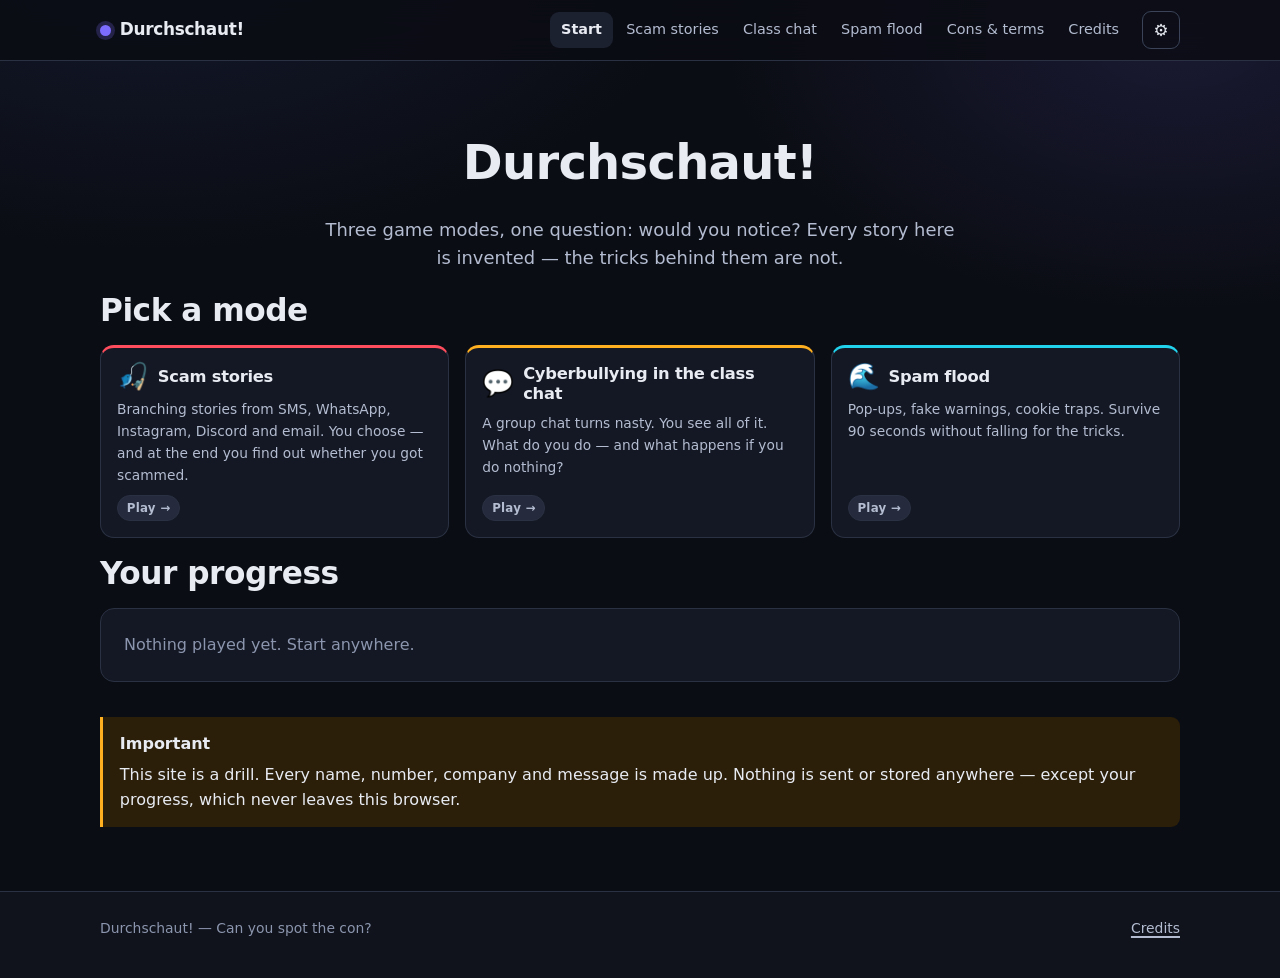
<file: index.html>
<!doctype html>
<html lang="de" data-theme="dark">
<head>
<meta charset="utf-8">
<meta name="viewport" content="width=device-width, initial-scale=1">
<title>Durchschaut! — Scam, Cybermobbing & Spam zum Selberspielen</title>
<meta name="description" content="Drei Spielmodi zu Online-Betrug, Cybermobbing im Klassenchat und Spam. Zweisprachig, ohne Tracking, direkt im Browser.">
<meta name="color-scheme" content="dark light">
<link rel="stylesheet" href="./assets/css/base.css">
<link rel="icon" href="data:image/svg+xml,<svg xmlns='http://www.w3.org/2000/svg' viewBox='0 0 64 64'><text y='52' font-size='52'>🕵️</text></svg>">
<script>
/* Gespeicherte Darstellung setzen, bevor die Seite gezeichnet wird. */
try{var s=JSON.parse(localStorage.getItem('durchschaut.v1')||'{}');
if(s.theme)document.documentElement.dataset.theme=s.theme;
if(s.motion)document.documentElement.dataset.motion=s.motion;
if(s.lang)document.documentElement.lang=s.lang;}catch(e){}
</script>
</head>
<body>
<a class="skip-link" href="#main" data-i18n="nav.skip">Zum Hauptinhalt springen</a>

<header class="site-header">
  <div class="wrap bar">
    <a class="brand" href="./index.html"><span class="dot" aria-hidden="true"></span>Durchschaut!</a>
    <nav class="nav" aria-label="Hauptnavigation">
      <a href="./index.html"       data-page="home"    data-i18n="nav.home">Start</a>
      <a href="./scam.html"        data-page="scam"    data-i18n="nav.scam">Scam-Storys</a>
      <a href="./klassenchat.html" data-page="chat"    data-i18n="nav.chat">Klassenchat</a>
      <a href="./spam.html"        data-page="spam"    data-i18n="nav.spam">Spam-Flut</a>
      <a href="./maschen.html"     data-page="tactics" data-i18n="nav.tactics">Maschen &amp; Begriffe</a>
      <a href="./credits.html"     data-page="credits" data-i18n="nav.credits">Credits</a>
    </nav>
    <button class="btn btn-icon btn-ghost settings-btn" type="button" data-open-settings
            data-i18n-attr="aria-label:nav.settings; title:nav.settings">⚙</button>
  </div>
</header>

<main id="main">
  <div class="wrap stack" style="--gap:2.2rem">

    <section class="stack" style="--gap:.9rem;text-align:center;padding-block:1.5rem 0">
      <h1>Durchschaut!</h1>
      <p style="font-size:1.12rem;color:var(--text-dim);max-width:56ch;margin-inline:auto"
         data-i18n="home.intro">Drei Spielmodi, eine Frage: Würdest du es merken?</p>
    </section>

    <section class="stack" style="--gap:1rem">
      <h2 data-i18n="home.modes">Wähle einen Modus</h2>
      <div class="grid grid-modes" id="modes"></div>
    </section>

    <section class="stack" style="--gap:1rem">
      <h2 data-i18n="home.progress">Dein Fortschritt</h2>
      <div class="card" id="progress"></div>
    </section>

    <section>
      <div class="note note-warn">
        <strong data-i18n="home.disclaimerTitle">Wichtig</strong>
        <p style="margin:.35rem 0 0" data-i18n="home.disclaimer"></p>
      </div>
    </section>

  </div>
</main>

<footer class="site-footer">
  <div class="wrap bar">
    <span>Durchschaut! — <span data-i18n="brand.tagline">Erkennst du die Masche?</span></span>
    <span style="margin-left:auto"><a href="./credits.html" data-i18n="nav.credits">Credits</a></span>
  </div>
</footer>

<script type="module" src="./assets/js/pages/home.js"></script>
</body>
</html>
</file>
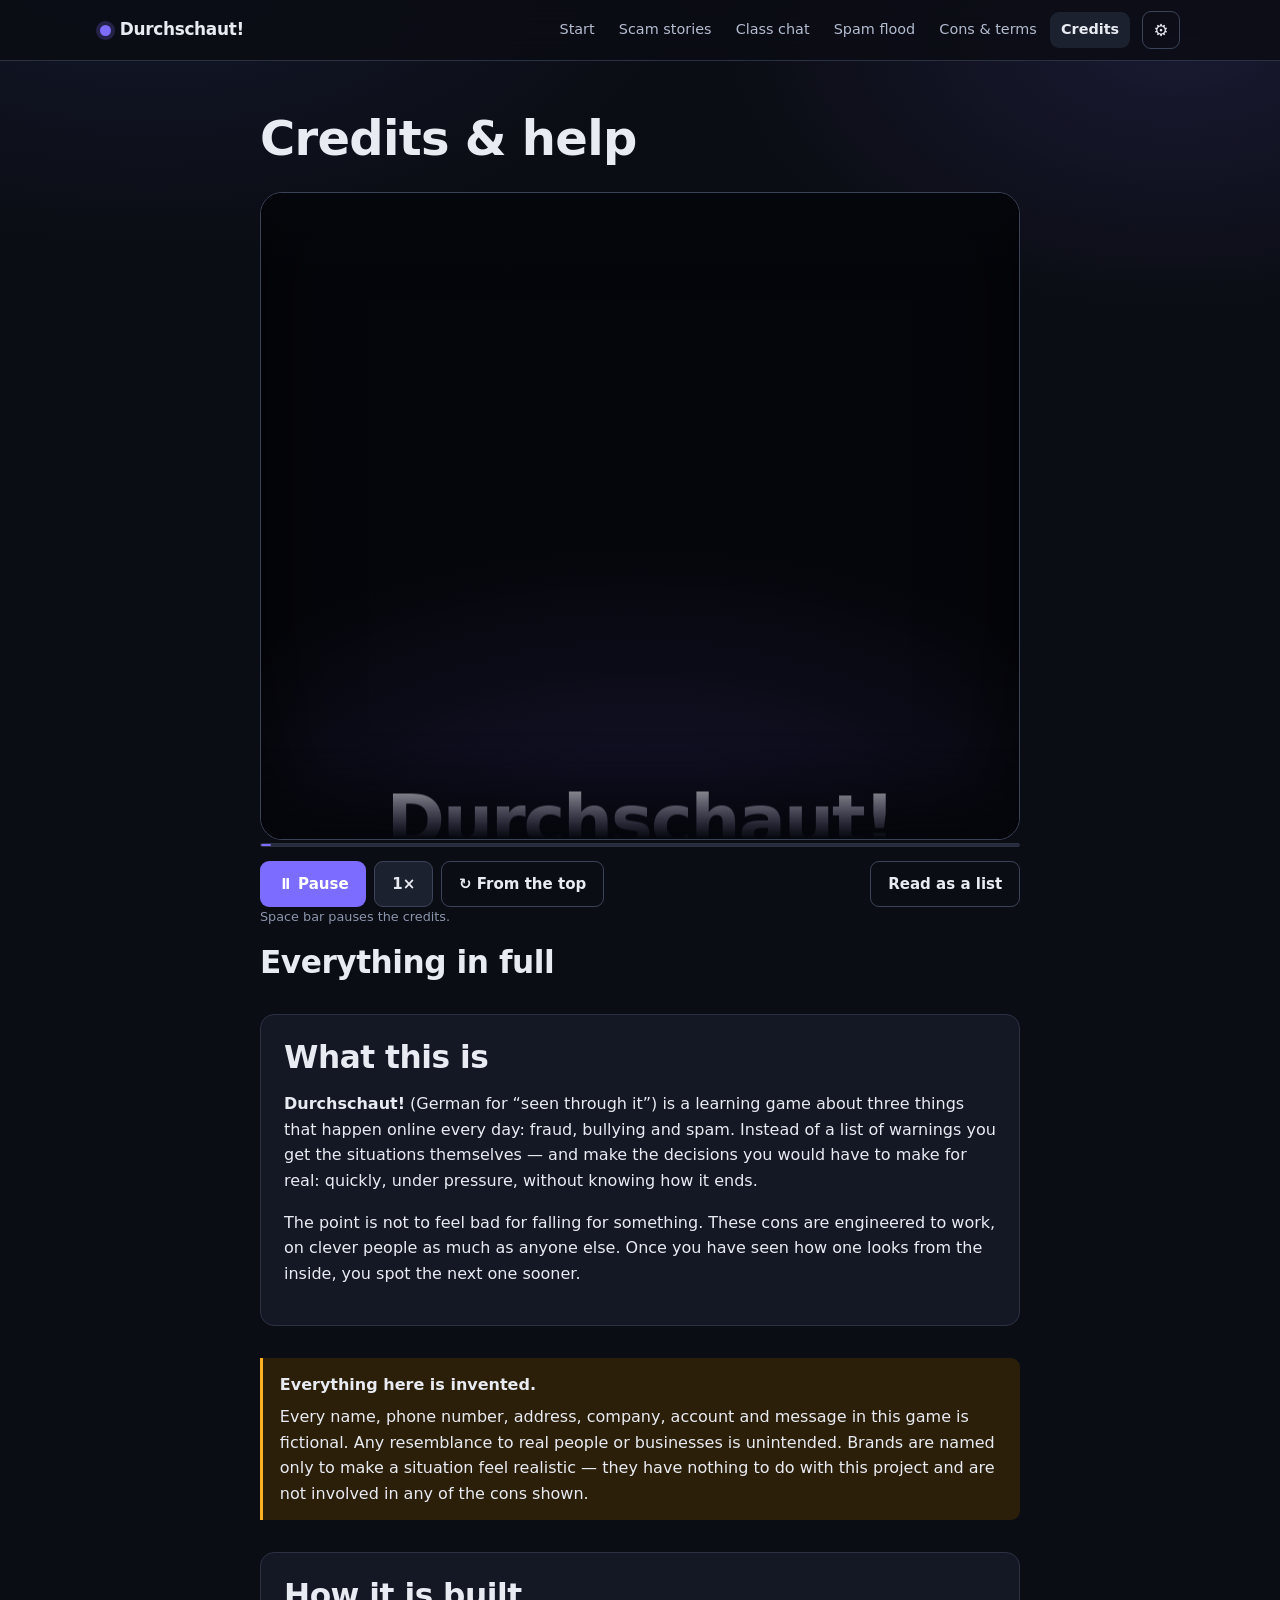
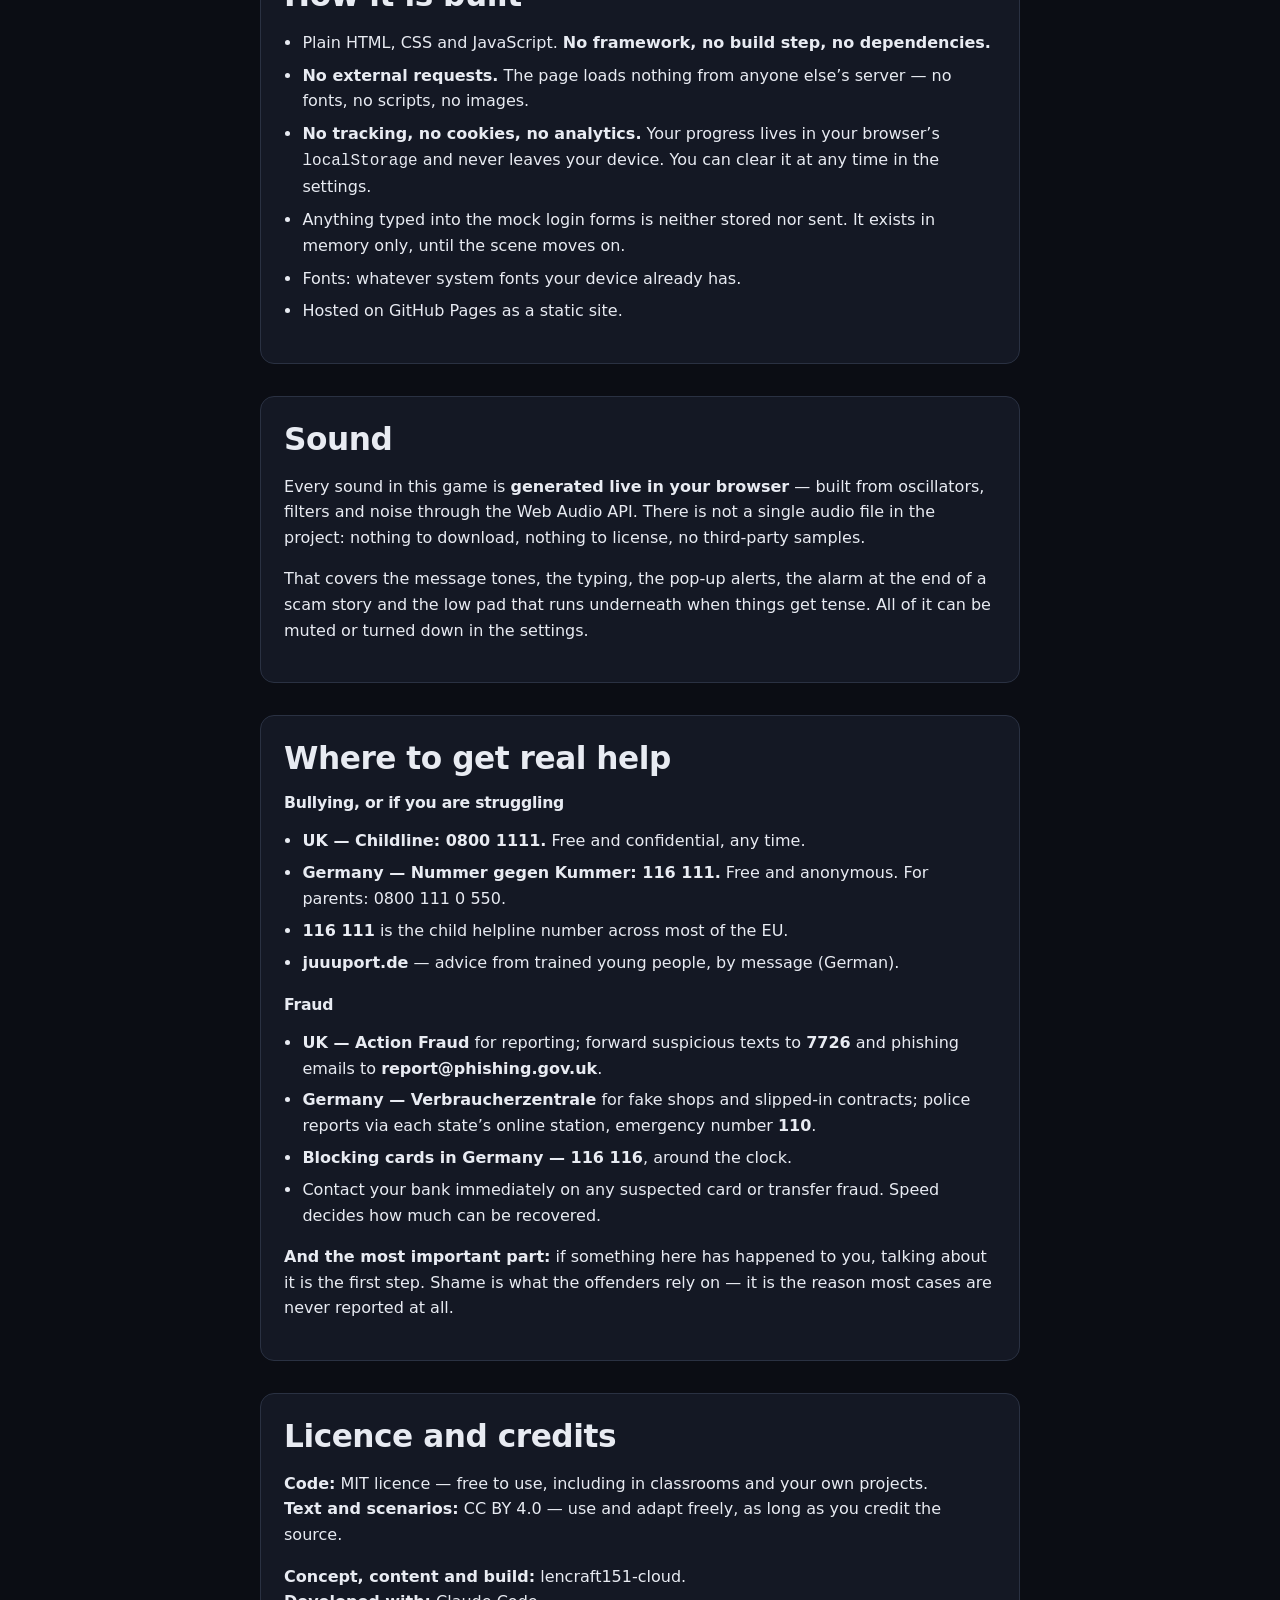
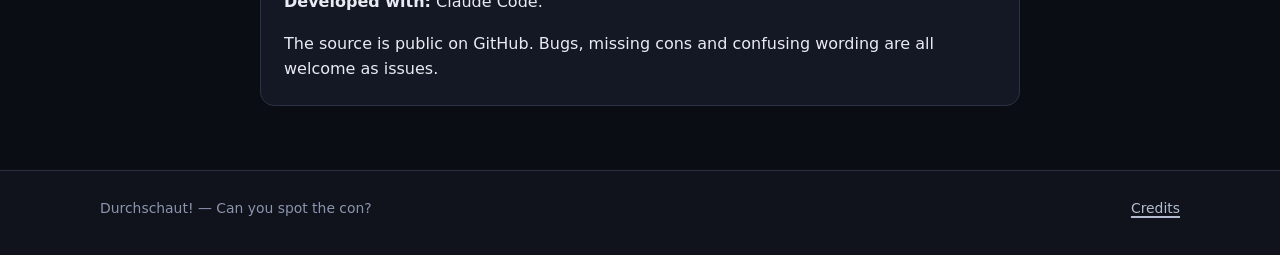
<file: credits.html>
<!doctype html>
<html lang="de" data-theme="dark">
<head>
<meta charset="utf-8">
<meta name="viewport" content="width=device-width, initial-scale=1">
<title>Credits & Hilfe — Durchschaut!</title>
<meta name="description" content="Woher die Inhalte kommen, wie der Ton entsteht, wo es echte Hilfe gibt - und unter welcher Lizenz das Projekt steht.">
<meta name="color-scheme" content="dark light">
<link rel="stylesheet" href="./assets/css/base.css">
<link rel="stylesheet" href="./assets/css/credits.css">
<link rel="icon" href="data:image/svg+xml,<svg xmlns='http://www.w3.org/2000/svg' viewBox='0 0 64 64'><text y='52' font-size='52'>🕵️</text></svg>">
<script>
/* Gespeicherte Darstellung setzen, bevor die Seite gezeichnet wird. */
try{var s=JSON.parse(localStorage.getItem('durchschaut.v1')||'{}');
if(s.theme)document.documentElement.dataset.theme=s.theme;
if(s.motion)document.documentElement.dataset.motion=s.motion;
if(s.lang)document.documentElement.lang=s.lang;}catch(e){}
</script>
</head>
<body>
<a class="skip-link" href="#main" data-i18n="nav.skip">Zum Hauptinhalt springen</a>

<header class="site-header">
  <div class="wrap bar">
    <a class="brand" href="./index.html"><span class="dot" aria-hidden="true"></span>Durchschaut!</a>
    <nav class="nav" aria-label="Hauptnavigation">
      <a href="./index.html"       data-page="home"    data-i18n="nav.home">Start</a>
      <a href="./scam.html"        data-page="scam"    data-i18n="nav.scam">Scam-Storys</a>
      <a href="./klassenchat.html" data-page="chat"    data-i18n="nav.chat">Klassenchat</a>
      <a href="./spam.html"        data-page="spam"    data-i18n="nav.spam">Spam-Flut</a>
      <a href="./maschen.html"     data-page="tactics" data-i18n="nav.tactics">Maschen &amp; Begriffe</a>
      <a href="./credits.html"     data-page="credits" data-i18n="nav.credits">Credits</a>
    </nav>
    <button class="btn btn-icon btn-ghost settings-btn" type="button" data-open-settings
            data-i18n-attr="aria-label:nav.settings; title:nav.settings">⚙</button>
  </div>
</header>

<main id="main">
<div class="wrap stack" style="--gap:2rem;max-width:760px">

  <h1 data-i18n="credits.title">Credits &amp; Hilfe</h1>

  <!-- ---------- Abspann ---------- -->
  <section class="stack" style="--gap:.55rem">
    <div class="roll-stage" id="rollStage" role="region"
         data-i18n-attr="aria-label:credits.rollLabel">
      <div class="roll-track" id="rollTrack"></div>
    </div>
    <div class="roll-progress"><span id="rollBar"></span></div>
    <div class="roll-controls" id="rollControls"></div>
    <p style="margin:0;font-size:.8rem;color:var(--muted)" data-i18n="credits.rollHint"></p>
  </section>

  <h2 style="margin:1rem 0 0" data-i18n="credits.readAll">Alles zum Nachlesen</h2>

  <!-- ---------- Worum es geht ---------- -->
  <section class="card">
    <div data-lang="de">
      <h2>Worum es hier geht</h2>
      <p><strong>Durchschaut!</strong> ist ein Lernspiel zu drei Dingen, die im Netz jeden Tag
      passieren: Betrug, Mobbing und Spam. Statt einer Liste mit Warnungen bekommst du die
      Situationen selbst — und triffst die Entscheidungen, die man im echten Moment treffen muss:
      schnell, unter Druck, ohne zu wissen, wie es ausgeht.</p>
      <p>Das Ziel ist nicht, sich schlecht zu fühlen, wenn man hereinfällt. Diese Maschen sind
      darauf gebaut, zu funktionieren — bei klugen Menschen genauso wie bei allen anderen. Wer
      einmal gesehen hat, wie sie von innen aussehen, erkennt sie beim nächsten Mal früher.</p>
    </div>
    <div data-lang="en" hidden>
      <h2>What this is</h2>
      <p><strong>Durchschaut!</strong> (German for “seen through it”) is a learning game about three
      things that happen online every day: fraud, bullying and spam. Instead of a list of warnings
      you get the situations themselves — and make the decisions you would have to make for real:
      quickly, under pressure, without knowing how it ends.</p>
      <p>The point is not to feel bad for falling for something. These cons are engineered to work,
      on clever people as much as anyone else. Once you have seen how one looks from the inside,
      you spot the next one sooner.</p>
    </div>
  </section>

  <!-- ---------- Wichtiger Hinweis ---------- -->
  <section>
    <div class="note note-warn">
      <div data-lang="de">
        <strong>Alles hier ist erfunden.</strong>
        <p style="margin:.4rem 0 0">Sämtliche Namen, Telefonnummern, Adressen, Firmen, Konten und
        Nachrichten in diesem Spiel sind frei erfunden. Ähnlichkeiten mit echten Personen oder
        Unternehmen sind nicht beabsichtigt. Genannte Marken dienen nur dazu, eine realistische
        Situation nachzustellen — sie haben mit diesem Projekt nichts zu tun und sind an keiner
        der gezeigten Maschen beteiligt.</p>
      </div>
      <div data-lang="en" hidden>
        <strong>Everything here is invented.</strong>
        <p style="margin:.4rem 0 0">Every name, phone number, address, company, account and message
        in this game is fictional. Any resemblance to real people or businesses is unintended.
        Brands are named only to make a situation feel realistic — they have nothing to do with
        this project and are not involved in any of the cons shown.</p>
      </div>
    </div>
  </section>

  <!-- ---------- Technik ---------- -->
  <section class="card">
    <div data-lang="de">
      <h2>Technik</h2>
      <ul style="padding-left:1.15rem;display:grid;gap:.45rem">
        <li>Reines HTML, CSS und JavaScript. <strong>Kein Framework, kein Build-Schritt,
        keine Abhängigkeiten.</strong></li>
        <li><strong>Keine externen Anfragen.</strong> Die Seite lädt nichts von fremden Servern —
        keine Schriften, keine Skripte, keine Bilder.</li>
        <li><strong>Kein Tracking, keine Cookies, keine Analyse.</strong> Dein Fortschritt liegt im
        <code>localStorage</code> deines Browsers und verlässt dein Gerät nie. In den Einstellungen
        kannst du ihn jederzeit löschen.</li>
        <li>Eingaben in den nachgebauten Log-in-Formularen werden weder gespeichert noch gesendet.
        Sie existieren nur im Arbeitsspeicher, bis das Fenster weitergeht.</li>
        <li>Schriften: die vorinstallierten Systemschriften deines Geräts.</li>
        <li>Gehostet auf GitHub Pages als statische Seite.</li>
      </ul>
    </div>
    <div data-lang="en" hidden>
      <h2>How it is built</h2>
      <ul style="padding-left:1.15rem;display:grid;gap:.45rem">
        <li>Plain HTML, CSS and JavaScript. <strong>No framework, no build step,
        no dependencies.</strong></li>
        <li><strong>No external requests.</strong> The page loads nothing from anyone else’s
        server — no fonts, no scripts, no images.</li>
        <li><strong>No tracking, no cookies, no analytics.</strong> Your progress lives in your
        browser’s <code>localStorage</code> and never leaves your device. You can clear it at any
        time in the settings.</li>
        <li>Anything typed into the mock login forms is neither stored nor sent. It exists in
        memory only, until the scene moves on.</li>
        <li>Fonts: whatever system fonts your device already has.</li>
        <li>Hosted on GitHub Pages as a static site.</li>
      </ul>
    </div>
  </section>

  <!-- ---------- Ton ---------- -->
  <section class="card">
    <div data-lang="de">
      <h2>Ton</h2>
      <p>Jedes Geräusch in diesem Spiel wird <strong>live im Browser erzeugt</strong> — mit der
      Web Audio API aus Oszillatoren, Filtern und Rauschen. Es gibt keine einzige Audiodatei im
      Projekt: nichts nachzuladen, nichts zu lizenzieren, keine fremden Samples.</p>
      <p>Das umfasst die Nachrichtentöne, das Tippen, die Popup-Signale, den Alarm am Ende einer
      Scam-Story und den tiefen Flächenklang, der im Hintergrund läuft, wenn es eng wird. Alles
      lässt sich in den Einstellungen abschalten oder leiser stellen.</p>
    </div>
    <div data-lang="en" hidden>
      <h2>Sound</h2>
      <p>Every sound in this game is <strong>generated live in your browser</strong> — built from
      oscillators, filters and noise through the Web Audio API. There is not a single audio file in
      the project: nothing to download, nothing to license, no third-party samples.</p>
      <p>That covers the message tones, the typing, the pop-up alerts, the alarm at the end of a
      scam story and the low pad that runs underneath when things get tense. All of it can be muted
      or turned down in the settings.</p>
    </div>
  </section>

  <!-- ---------- Hilfe ---------- -->
  <section class="card">
    <div data-lang="de">
      <h2>Wo es echte Hilfe gibt</h2>
      <h3 style="font-size:.98rem;margin-top:1rem">Bei Mobbing und wenn es dir schlecht geht</h3>
      <ul style="padding-left:1.15rem;display:grid;gap:.4rem">
        <li><strong>Nummer gegen Kummer — 116 111.</strong> Kostenlos und anonym, Mo–Sa 14–20 Uhr.
        Für Eltern: 0800 111 0 550.</li>
        <li><strong>juuuport.de</strong> — Beratung von geschulten Jugendlichen, per Nachricht.</li>
        <li><strong>klicksafe.de</strong> — Material für Betroffene, Eltern und Lehrkräfte.</li>
        <li><strong>Telefonseelsorge — 0800 111 0 111.</strong> Rund um die Uhr.</li>
      </ul>
      <h3 style="font-size:.98rem;margin-top:1.2rem">Bei Betrug</h3>
      <ul style="padding-left:1.15rem;display:grid;gap:.4rem">
        <li><strong>Verbraucherzentrale</strong> — Beratung zu Fake-Shops, Abo-Fallen und
        untergeschobenen Verträgen; dazu ein laufend aktualisierter Phishing-Radar.</li>
        <li><strong>Polizei</strong> — Anzeige online über die Internetwache deines Bundeslandes
        oder auf jeder Wache. <strong>Notruf 110.</strong></li>
        <li><strong>Karten sperren — 116 116.</strong> Sperr-Notruf für Bank- und Kreditkarten,
        rund um die Uhr.</li>
        <li><strong>BSI</strong> — Bundesamt für Sicherheit in der Informationstechnik, mit
        verständlichen Anleitungen für Privatleute.</li>
      </ul>
      <p style="margin-top:1rem"><strong>Und das Wichtigste:</strong> Wenn dich etwas davon
      erwischt hat, ist Reden der erste Schritt. Scham ist das, worauf die Täter setzen — sie ist
      der Grund, warum die meisten Fälle nie gemeldet werden.</p>
    </div>
    <div data-lang="en" hidden>
      <h2>Where to get real help</h2>
      <h3 style="font-size:.98rem;margin-top:1rem">Bullying, or if you are struggling</h3>
      <ul style="padding-left:1.15rem;display:grid;gap:.4rem">
        <li><strong>UK — Childline: 0800 1111.</strong> Free and confidential, any time.</li>
        <li><strong>Germany — Nummer gegen Kummer: 116 111.</strong> Free and anonymous.
        For parents: 0800 111 0 550.</li>
        <li><strong>116 111</strong> is the child helpline number across most of the EU.</li>
        <li><strong>juuuport.de</strong> — advice from trained young people, by message (German).</li>
      </ul>
      <h3 style="font-size:.98rem;margin-top:1.2rem">Fraud</h3>
      <ul style="padding-left:1.15rem;display:grid;gap:.4rem">
        <li><strong>UK — Action Fraud</strong> for reporting; forward suspicious texts to
        <strong>7726</strong> and phishing emails to <strong>report@phishing.gov.uk</strong>.</li>
        <li><strong>Germany — Verbraucherzentrale</strong> for fake shops and slipped-in contracts;
        police reports via each state’s online station, emergency number <strong>110</strong>.</li>
        <li><strong>Blocking cards in Germany — 116 116</strong>, around the clock.</li>
        <li>Contact your bank immediately on any suspected card or transfer fraud. Speed decides
        how much can be recovered.</li>
      </ul>
      <p style="margin-top:1rem"><strong>And the most important part:</strong> if something here has
      happened to you, talking about it is the first step. Shame is what the offenders rely on — it
      is the reason most cases are never reported at all.</p>
    </div>
  </section>

  <!-- ---------- Lizenz ---------- -->
  <section class="card">
    <div data-lang="de">
      <h2>Lizenz und Mitwirkende</h2>
      <p><strong>Code:</strong> MIT-Lizenz — frei nutzbar, auch im Unterricht und in eigenen
      Projekten.<br>
      <strong>Texte und Szenarien:</strong> CC BY 4.0 — verwenden und verändern erlaubt, solange
      die Quelle genannt wird.</p>
      <p><strong>Idee, Inhalte und Umsetzung:</strong> lencraft151-cloud.<br>
      <strong>Entwickelt mit:</strong> Claude Code.</p>
      <p style="margin-bottom:0">Der Quelltext liegt offen auf GitHub. Fehler, fehlende Maschen
      oder unklare Formulierungen sind als Issue jederzeit willkommen.</p>
    </div>
    <div data-lang="en" hidden>
      <h2>Licence and credits</h2>
      <p><strong>Code:</strong> MIT licence — free to use, including in classrooms and your own
      projects.<br>
      <strong>Text and scenarios:</strong> CC BY 4.0 — use and adapt freely, as long as you credit
      the source.</p>
      <p><strong>Concept, content and build:</strong> lencraft151-cloud.<br>
      <strong>Developed with:</strong> Claude Code.</p>
      <p style="margin-bottom:0">The source is public on GitHub. Bugs, missing cons and confusing
      wording are all welcome as issues.</p>
    </div>
  </section>

</div>
</main>
<footer class="site-footer">
  <div class="wrap bar">
    <span>Durchschaut! — <span data-i18n="brand.tagline">Erkennst du die Masche?</span></span>
    <span style="margin-left:auto"><a href="./credits.html" data-i18n="nav.credits">Credits</a></span>
  </div>
</footer>

<script type="module" src="./assets/js/pages/credits.js"></script>
</body>
</html>
</file>
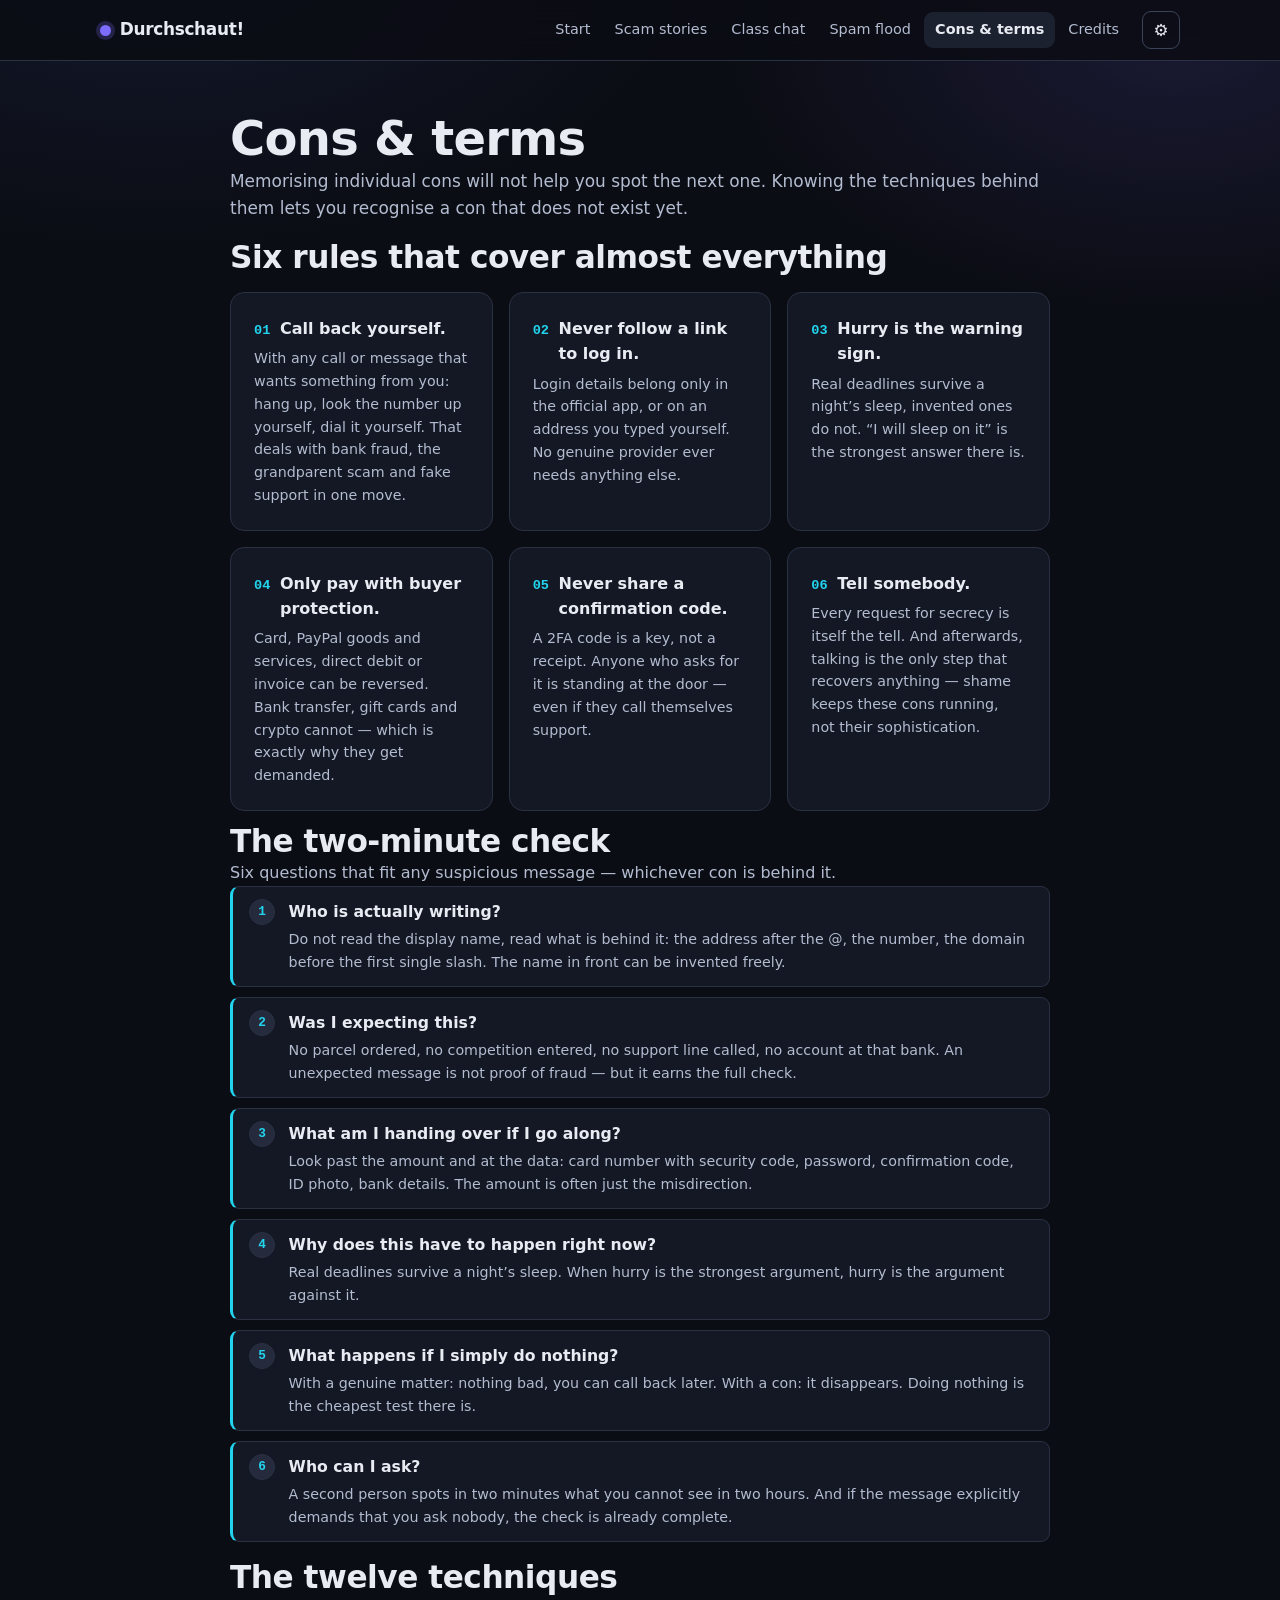
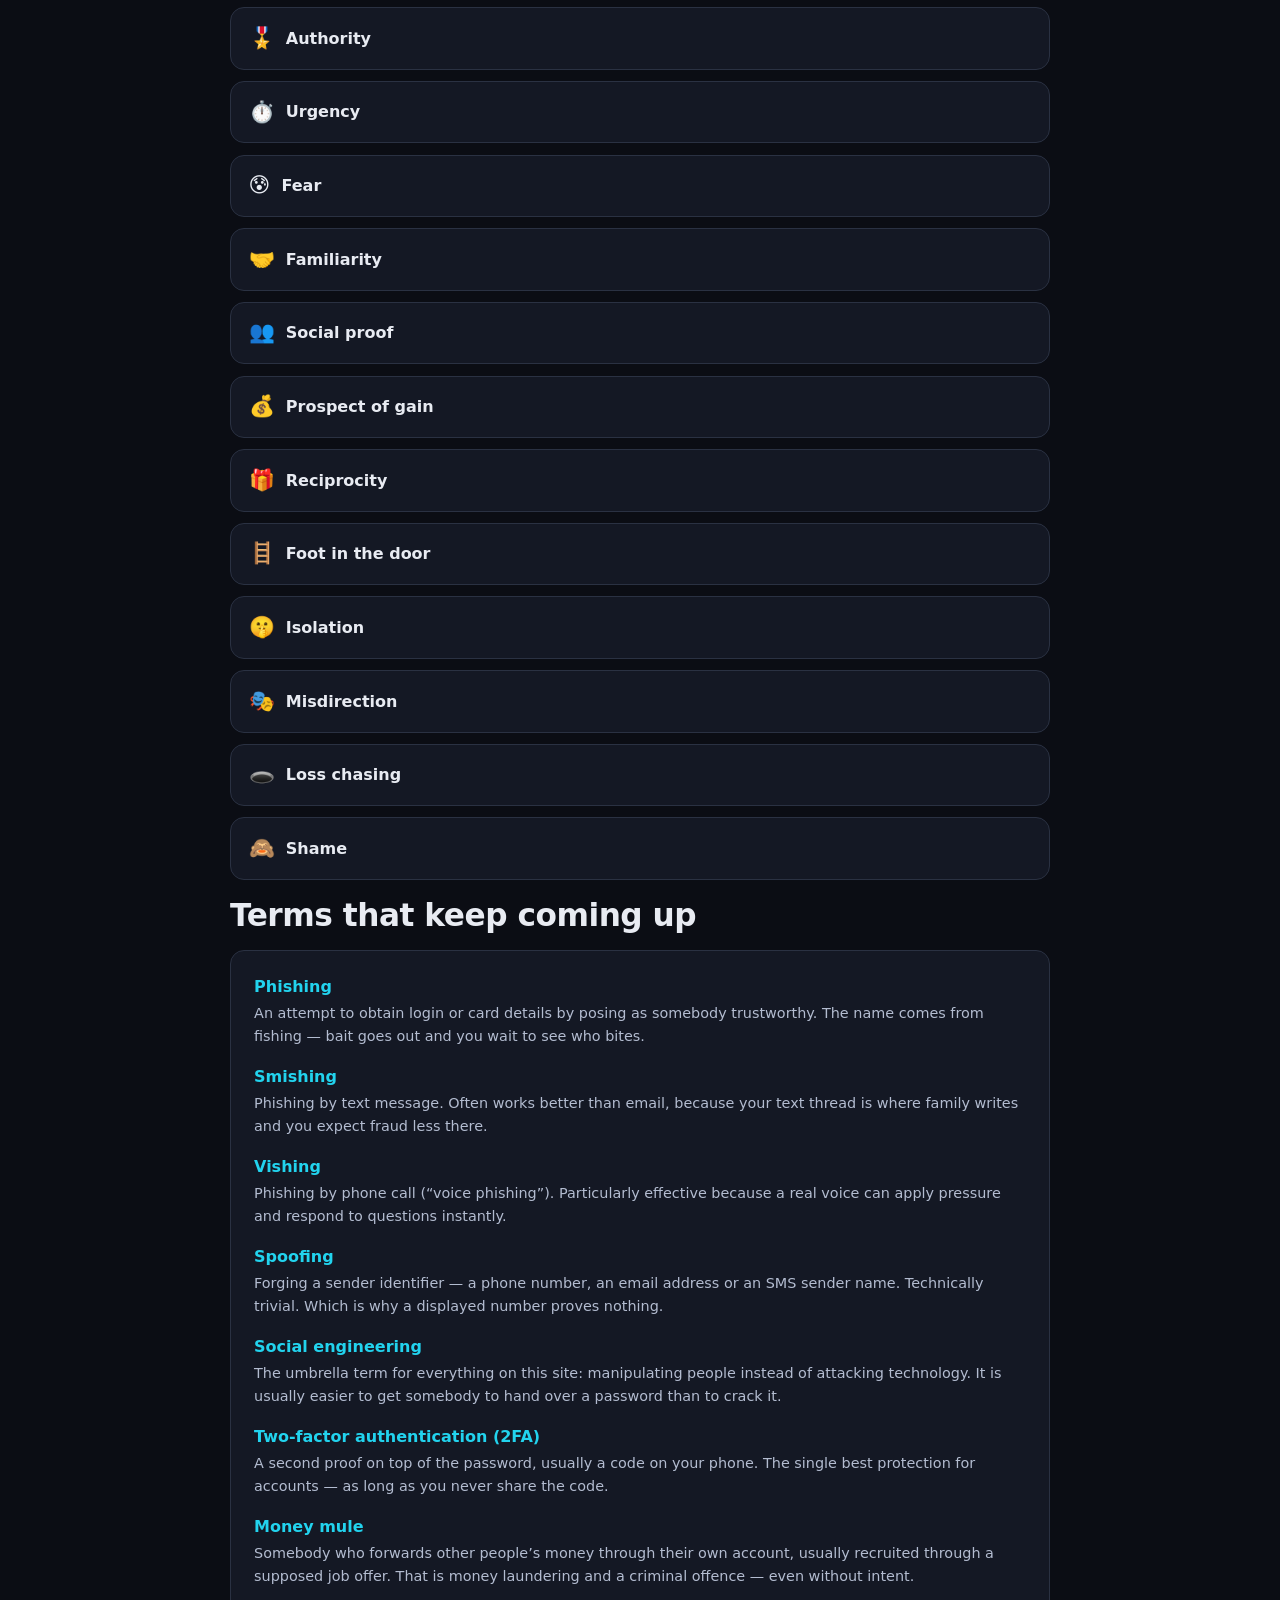
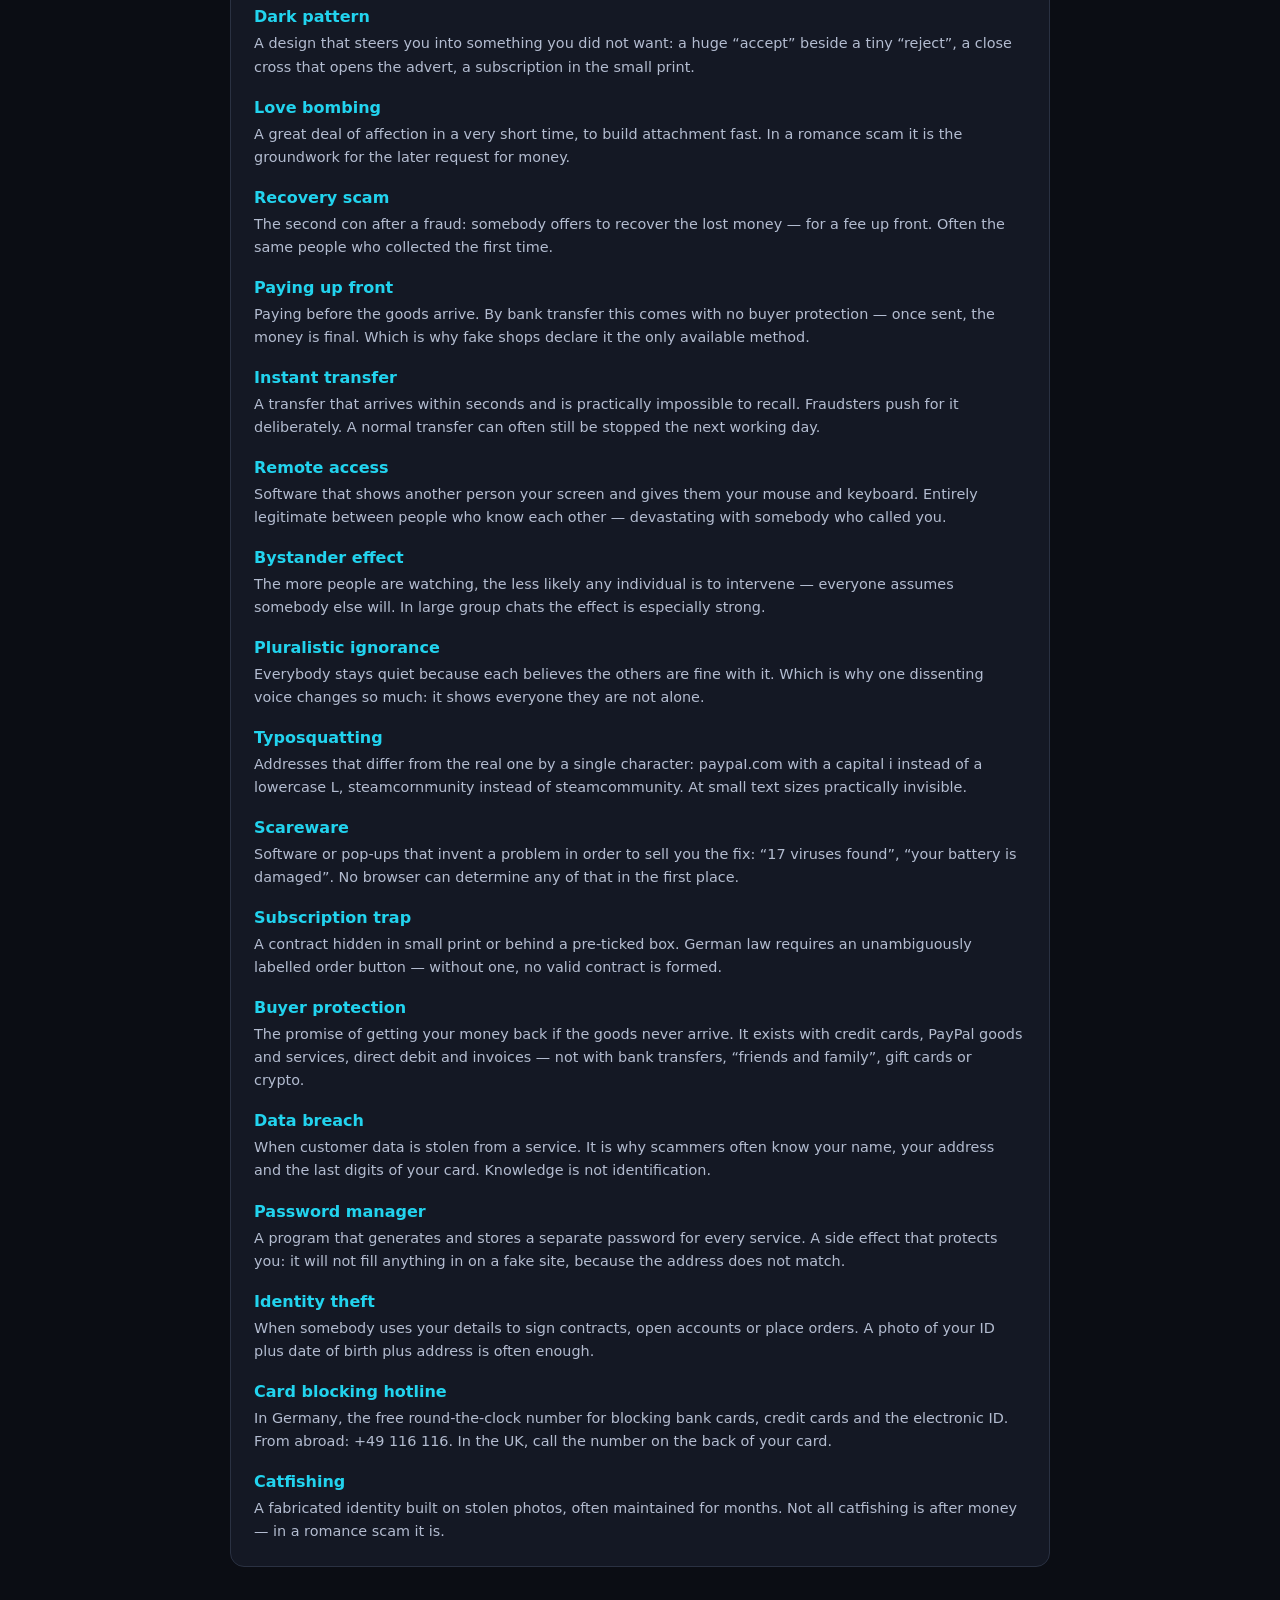
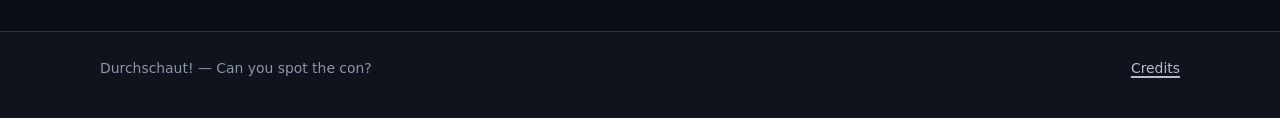
<file: maschen.html>
<!doctype html>
<html lang="de" data-theme="dark">
<head>
<meta charset="utf-8">
<meta name="viewport" content="width=device-width, initial-scale=1">
<title>Maschen &amp; Begriffe — Durchschaut!</title>
<meta name="description" content="Die zwoelf psychologischen Hebel hinter Online-Betrug, die wichtigsten Begriffe und sechs Regeln, die fast alles abdecken.">
<meta name="color-scheme" content="dark light">
<link rel="stylesheet" href="./assets/css/base.css">
<link rel="stylesheet" href="./assets/css/chat.css">
<link rel="icon" href="data:image/svg+xml,<svg xmlns='http://www.w3.org/2000/svg' viewBox='0 0 64 64'><text y='52' font-size='52'>🧠</text></svg>">
<script>
/* Gespeicherte Darstellung setzen, bevor die Seite gezeichnet wird. */
try{var s=JSON.parse(localStorage.getItem('durchschaut.v1')||'{}');
if(s.theme)document.documentElement.dataset.theme=s.theme;
if(s.motion)document.documentElement.dataset.motion=s.motion;
if(s.lang)document.documentElement.lang=s.lang;}catch(e){}
</script>
</head>
<body>
<a class="skip-link" href="#main" data-i18n="nav.skip">Zum Hauptinhalt springen</a>

<header class="site-header">
  <div class="wrap bar">
    <a class="brand" href="./index.html"><span class="dot" aria-hidden="true"></span>Durchschaut!</a>
    <nav class="nav" aria-label="Hauptnavigation">
      <a href="./index.html"       data-page="home"    data-i18n="nav.home">Start</a>
      <a href="./scam.html"        data-page="scam"    data-i18n="nav.scam">Scam-Storys</a>
      <a href="./klassenchat.html" data-page="chat"    data-i18n="nav.chat">Klassenchat</a>
      <a href="./spam.html"        data-page="spam"    data-i18n="nav.spam">Spam-Flut</a>
      <a href="./maschen.html"     data-page="tactics" data-i18n="nav.tactics">Maschen &amp; Begriffe</a>
      <a href="./credits.html"     data-page="credits" data-i18n="nav.credits">Credits</a>
    </nav>
    <button class="btn btn-icon btn-ghost settings-btn" type="button" data-open-settings
            data-i18n-attr="aria-label:nav.settings; title:nav.settings">⚙</button>
  </div>
</header>

<main id="main">
  <div class="wrap stack" style="--gap:2.4rem;max-width:820px">

    <section class="stack" style="--gap:.7rem">
      <h1 style="margin:0" data-i18n="tactics.title">Maschen &amp; Begriffe</h1>
      <p style="font-size:1.06rem;color:var(--text-dim);margin:0" data-i18n="tactics.lead"></p>
    </section>

    <section class="stack" style="--gap:1rem">
      <h2 style="margin:0" data-i18n="tactics.rulesTitle">Sechs Regeln</h2>
      <div class="grid grid-cards" id="rules"></div>
    </section>

    <section class="stack" style="--gap:.7rem">
      <h2 style="margin:0" data-i18n="tactics.checkTitle">Die Zwei-Minuten-Prüfung</h2>
      <p style="margin:0;color:var(--text-dim)" data-i18n="tactics.checkLead"></p>
      <ol id="checklist" class="check-list"></ol>
    </section>

    <section class="stack" style="--gap:1rem">
      <h2 style="margin:0" data-i18n="tactics.leversTitle">Die zwölf Hebel</h2>
      <div id="levers" class="stack" style="--gap:.7rem"></div>
    </section>

    <section class="stack" style="--gap:1rem">
      <h2 style="margin:0" data-i18n="tactics.glossaryTitle">Begriffe</h2>
      <div class="card"><dl id="glossary" style="margin:0"></dl></div>
    </section>

  </div>
</main>
<footer class="site-footer">
  <div class="wrap bar">
    <span>Durchschaut! — <span data-i18n="brand.tagline">Erkennst du die Masche?</span></span>
    <span style="margin-left:auto"><a href="./credits.html" data-i18n="nav.credits">Credits</a></span>
  </div>
</footer>

<script type="module" src="./assets/js/pages/maschen.js"></script>
</body>
</html>
</file>
<file: assets/css/base.css>
/* ============================================================
   Durchschaut! — Grundlayout, Design-Tokens, gemeinsame Bausteine
   ============================================================ */

/* ---------- Tokens: Dunkel (Standard) ---------- */
:root {
  --bg:        #0b0d14;
  --bg-glow:   #141a2e;
  --surface:   #141824;
  --surface-2: #1c2130;
  --surface-3: #252b3d;
  --border:    #2a3142;
  --border-strong: #3a4358;

  --text:      #e8ebf2;
  --text-dim:  #b3bcd0;
  --muted:     #8b95ad;

  --accent:    #7c6cff;
  --accent-ink:#ffffff;
  --accent-2:  #22d3ee;

  --danger:    #ff4d5e;
  --danger-bg: #2a1119;
  --warn:      #ffb020;
  --warn-bg:   #2b1f0a;
  --safe:      #2ee6a8;
  --safe-bg:   #0c2620;

  --radius:    14px;
  --radius-sm: 9px;
  --radius-lg: 22px;
  --shadow:    0 10px 34px rgba(0, 0, 0, .45);
  --shadow-sm: 0 3px 12px rgba(0, 0, 0, .3);

  --font: system-ui, -apple-system, "Segoe UI", Roboto, "Helvetica Neue", Arial, sans-serif;
  --mono: ui-monospace, SFMono-Regular, "SF Mono", Menlo, Consolas, monospace;

  --wrap: 1080px;
  --step: clamp(.9rem, .84rem + .3vw, 1rem);
}

/* ---------- Tokens: Hell ---------- */
:root[data-theme="light"] {
  --bg:        #f4f6fb;
  --bg-glow:   #e7ecf8;
  --surface:   #ffffff;
  --surface-2: #f0f3fa;
  --surface-3: #e4e9f4;
  --border:    #d9e0ee;
  --border-strong: #bcc7dc;

  --text:      #131824;
  --text-dim:  #3d4761;
  --muted:     #626d87;

  --accent:    #5b4bdb;
  --accent-ink:#ffffff;
  --accent-2:  #0891b2;

  --danger:    #d4193c;
  --danger-bg: #fdeaee;
  --warn:      #a86400;
  --warn-bg:   #fdf3e0;
  --safe:      #067a56;
  --safe-bg:   #e4f7f0;

  --shadow:    0 10px 30px rgba(24, 34, 64, .12);
  --shadow-sm: 0 2px 8px rgba(24, 34, 64, .09);
}

/* ---------- Reset ---------- */
*, *::before, *::after { box-sizing: border-box; }
html { -webkit-text-size-adjust: 100%; }
body {
  margin: 0;
  font-family: var(--font);
  font-size: var(--step);
  line-height: 1.6;
  color: var(--text);
  background: var(--bg);
  background-image:
    radial-gradient(900px 520px at 12% -8%, var(--bg-glow), transparent 62%),
    radial-gradient(760px 460px at 92% 4%, color-mix(in srgb, var(--accent) 13%, transparent), transparent 60%);
  background-attachment: fixed;
  overflow-wrap: break-word;
  /* Fußzeile unten halten, auch wenn der Inhalt kurz ist. */
  min-height: 100svh;
  display: flex;
  flex-direction: column;
}
main { flex: 1 0 auto; }
.site-footer { flex: none; }
img, svg { max-width: 100%; }
button, input, select, textarea { font: inherit; color: inherit; }
h1, h2, h3, h4 { line-height: 1.22; margin: 0 0 .5em; font-weight: 700; letter-spacing: -.015em; }
h1 { font-size: clamp(1.9rem, 1.4rem + 2.4vw, 3rem); }
h2 { font-size: clamp(1.35rem, 1.1rem + 1.1vw, 1.95rem); }
h3 { font-size: clamp(1.08rem, .98rem + .45vw, 1.3rem); }
p  { margin: 0 0 1em; }
a  { color: var(--accent-2); text-decoration-thickness: 1.5px; text-underline-offset: 3px; }
a:hover { color: var(--text); }

:focus-visible {
  outline: 3px solid var(--accent-2);
  outline-offset: 2px;
  border-radius: 4px;
}

.visually-hidden {
  position: absolute; width: 1px; height: 1px;
  padding: 0; margin: -1px; overflow: hidden;
  clip: rect(0 0 0 0); white-space: nowrap; border: 0;
}

.skip-link {
  position: absolute; left: 12px; top: -60px; z-index: 100;
  background: var(--accent); color: var(--accent-ink);
  padding: .6rem 1rem; border-radius: 0 0 var(--radius-sm) var(--radius-sm);
  font-weight: 600; text-decoration: none;
  transition: top .16s ease;
}
.skip-link:focus { top: 0; }

/* ---------- Layout ---------- */
.wrap { width: min(100% - 2rem, var(--wrap)); margin-inline: auto; }
.stack > * + * { margin-top: var(--gap, 1rem); }
main { padding-block: clamp(1.5rem, 1rem + 3vw, 3rem) 4rem; }
.site-header { flex: none; }

/* ---------- Kopfzeile ---------- */
.site-header {
  position: sticky; top: 0; z-index: 40;
  background: color-mix(in srgb, var(--bg) 84%, transparent);
  backdrop-filter: blur(14px);
  border-bottom: 1px solid var(--border);
}
.site-header .bar {
  display: flex; align-items: center; gap: .75rem;
  min-height: 60px; padding-block: .5rem;
}
.brand {
  display: inline-flex; align-items: center; gap: .55rem;
  font-weight: 800; letter-spacing: -.02em; font-size: 1.06rem;
  color: var(--text); text-decoration: none; white-space: nowrap;
}
.brand .dot {
  width: 11px; height: 11px; border-radius: 50%;
  background: var(--accent);
  box-shadow: 0 0 0 4px color-mix(in srgb, var(--accent) 22%, transparent);
  flex: none;
}
.nav { display: flex; gap: .15rem; margin-left: auto; align-items: center; flex-wrap: wrap; }
.nav a {
  color: var(--text-dim); text-decoration: none;
  padding: .42rem .68rem; border-radius: var(--radius-sm);
  font-size: .9rem; font-weight: 500;
}
.nav a:hover { background: var(--surface-2); color: var(--text); }
.nav a[aria-current="page"] { background: var(--surface-2); color: var(--text); font-weight: 650; }
.settings-btn { flex: none; }

/* Auf schmalen Geräten rutscht die Navigation in eine eigene Zeile und
   lässt sich seitlich schieben, statt in drei Reihen umzubrechen. */
@media (max-width: 680px) {
  .site-header .bar { flex-wrap: wrap; row-gap: .3rem; min-height: 0; padding-block: .55rem; }
  .brand { font-size: 1rem; }
  .settings-btn { margin-left: auto; }
  .nav {
    order: 3; width: 100%; margin-left: 0;
    flex-wrap: nowrap; overflow-x: auto; overscroll-behavior-x: contain;
    scrollbar-width: none; -ms-overflow-style: none;
  }
  .nav::-webkit-scrollbar { display: none; }
  .nav a { white-space: nowrap; }
}

/* ---------- Knöpfe ---------- */
.btn {
  --btn-bg: var(--surface-2);
  --btn-fg: var(--text);
  --btn-bd: var(--border-strong);
  display: inline-flex; align-items: center; justify-content: center; gap: .5rem;
  padding: .62rem 1.05rem;
  background: var(--btn-bg); color: var(--btn-fg);
  border: 1px solid var(--btn-bd); border-radius: var(--radius-sm);
  font-weight: 600; font-size: .94rem;
  cursor: pointer; text-decoration: none;
  transition: transform .12s ease, filter .16s ease, background .16s ease;
}
.btn:hover { filter: brightness(1.13); }
.btn:active { transform: translateY(1px); }
.btn[disabled] { opacity: .5; cursor: not-allowed; }
.btn-primary { --btn-bg: var(--accent); --btn-fg: var(--accent-ink); --btn-bd: transparent; }
.btn-danger  { --btn-bg: var(--danger); --btn-fg: #fff; --btn-bd: transparent; }
.btn-ghost   { --btn-bg: transparent; --btn-bd: var(--border-strong); }
.btn-lg { padding: .85rem 1.5rem; font-size: 1.02rem; }
.btn-sm { padding: .35rem .68rem; font-size: .84rem; }
.btn-icon {
  width: 38px; height: 38px; padding: 0; flex: none;
  font-size: 1.05rem; line-height: 1;
}

/* ---------- Karten ---------- */
.card {
  background: var(--surface);
  border: 1px solid var(--border);
  border-radius: var(--radius);
  padding: clamp(1rem, .8rem + .8vw, 1.5rem);
}
.grid { display: grid; gap: 1rem; }
.grid-modes  { grid-template-columns: repeat(auto-fit, minmax(min(100%, 280px), 1fr)); }
.grid-cards  { grid-template-columns: repeat(auto-fill, minmax(min(100%, 258px), 1fr)); }

/* ---------- Etiketten ---------- */
.badge {
  display: inline-flex; align-items: center; gap: .32rem;
  padding: .16rem .55rem; border-radius: 999px;
  font-size: .74rem; font-weight: 700; letter-spacing: .02em;
  background: var(--surface-3); color: var(--text-dim);
  border: 1px solid var(--border);
  white-space: nowrap;
}
.badge-danger { background: var(--danger-bg); color: var(--danger); border-color: color-mix(in srgb, var(--danger) 34%, transparent); }
.badge-warn   { background: var(--warn-bg);   color: var(--warn);   border-color: color-mix(in srgb, var(--warn) 34%, transparent); }
.badge-safe   { background: var(--safe-bg);   color: var(--safe);   border-color: color-mix(in srgb, var(--safe) 34%, transparent); }

/* ---------- Auswahlkarten (Story-Übersicht) ---------- */
.story-card {
  display: flex; flex-direction: column; gap: .55rem;
  text-align: left; cursor: pointer;
  background: var(--surface); color: var(--text);
  border: 1px solid var(--border); border-radius: var(--radius);
  padding: 1rem;
  height: 100%;
  text-decoration: none;
  transition: transform .14s ease, border-color .14s ease, box-shadow .14s ease;
}
.story-card h3, .story-card p { color: inherit; }
.story-card:hover {
  transform: translateY(-3px);
  border-color: var(--accent);
  box-shadow: var(--shadow-sm);
}
.story-card .top { display: flex; align-items: center; gap: .55rem; }
.story-card .emoji { font-size: 1.6rem; line-height: 1; flex: none; }
.story-card h3 { margin: 0; font-size: 1.02rem; }
.story-card p { margin: 0; font-size: .86rem; color: var(--text-dim); flex: 1; }
.story-card .foot { display: flex; gap: .35rem; flex-wrap: wrap; align-items: center; }
.dots { display: inline-flex; gap: 2.5px; }
.dots i { width: 6px; height: 6px; border-radius: 50%; background: var(--border-strong); }
.dots i.on { background: var(--warn); }

/* ---------- Anzeigebalken ---------- */
.meter { display: grid; gap: .3rem; }
.meter-head {
  display: flex; justify-content: space-between; align-items: baseline;
  font-size: .8rem; color: var(--muted); font-weight: 600;
}
.meter-track {
  height: 9px; border-radius: 999px; overflow: hidden;
  background: var(--surface-3); border: 1px solid var(--border);
}
.meter-fill {
  display: block;
  height: 100%; width: 0%;
  background: var(--accent);
  border-radius: 999px;
  transition: width .45s cubic-bezier(.4, 0, .2, 1), background .45s ease;
}
.meter-fill.is-warn { background: var(--warn); }
.meter-fill.is-danger { background: var(--danger); }
.meter-fill.is-safe { background: var(--safe); }

/* ---------- Hinweiskästen ---------- */
.note {
  border-left: 3px solid var(--accent);
  background: var(--surface-2);
  border-radius: 0 var(--radius-sm) var(--radius-sm) 0;
  padding: .85rem 1.05rem;
}
.note-danger { border-left-color: var(--danger); background: var(--danger-bg); }
.note-warn   { border-left-color: var(--warn);   background: var(--warn-bg); }
.note-safe   { border-left-color: var(--safe);   background: var(--safe-bg); }
.note > :last-child { margin-bottom: 0; }

/* ---------- Fußzeile ---------- */
.site-footer {
  border-top: 1px solid var(--border);
  padding-block: 1.6rem 2.4rem;
  color: var(--muted); font-size: .87rem;
  background: color-mix(in srgb, var(--surface) 55%, transparent);
}
.site-footer .bar { display: flex; flex-wrap: wrap; gap: .6rem 1.2rem; align-items: center; }
.site-footer a { color: var(--text-dim); }

/* ---------- Einstellungs-Schublade ---------- */
.drawer {
  position: fixed; inset: 0; z-index: 60;
  display: none; align-items: stretch; justify-content: flex-end;
}
.drawer[open], .drawer.is-open { display: flex; }
.drawer-scrim {
  position: absolute; inset: 0;
  background: rgba(4, 6, 12, .62);
  backdrop-filter: blur(3px);
  border: 0; padding: 0; cursor: pointer;
}
.drawer-panel {
  position: relative;
  width: min(100%, 370px);
  background: var(--surface);
  border-left: 1px solid var(--border);
  box-shadow: var(--shadow);
  padding: 1.25rem;
  overflow-y: auto;
  animation: slide-in .22s cubic-bezier(.3, 0, .2, 1);
}
@keyframes slide-in { from { transform: translateX(22px); opacity: .4; } }
.field { display: grid; gap: .38rem; margin-bottom: 1.15rem; }
.field > label, .field > .field-label { font-weight: 650; font-size: .9rem; }
.field .hint { font-size: .81rem; color: var(--muted); }
.seg { display: flex; gap: .3rem; background: var(--surface-2); padding: .25rem; border-radius: var(--radius-sm); }
.seg button {
  flex: 1; padding: .42rem .5rem; border: 0; border-radius: 6px;
  background: transparent; color: var(--text-dim);
  font-weight: 650; font-size: .87rem; cursor: pointer;
}
.seg button[aria-pressed="true"] { background: var(--accent); color: var(--accent-ink); }
input[type="range"] { width: 100%; accent-color: var(--accent); }

/* ---------- Kurzmeldung ---------- */
.toast-host {
  position: fixed; left: 50%; bottom: 22px; transform: translateX(-50%);
  z-index: 80; display: grid; gap: .5rem; width: min(92vw, 430px);
  pointer-events: none;
}
.toast {
  background: var(--surface-3); color: var(--text);
  border: 1px solid var(--border-strong); border-radius: var(--radius-sm);
  padding: .65rem .95rem; box-shadow: var(--shadow);
  font-size: .9rem; font-weight: 550;
  animation: toast-in .25s ease;
}
.toast-danger { border-color: var(--danger); background: var(--danger-bg); color: var(--danger); }
.toast-safe   { border-color: var(--safe);   background: var(--safe-bg);   color: var(--safe); }
@keyframes toast-in { from { opacity: 0; transform: translateY(10px); } }

/* ---------- Bewegung reduzieren ---------- */
@media (prefers-reduced-motion: reduce) {
  *, *::before, *::after {
    animation-duration: .001ms !important;
    animation-iteration-count: 1 !important;
    transition-duration: .001ms !important;
    scroll-behavior: auto !important;
  }
}
:root[data-motion="reduced"] *,
:root[data-motion="reduced"] *::before,
:root[data-motion="reduced"] *::after {
  animation-duration: .001ms !important;
  animation-iteration-count: 1 !important;
  transition-duration: .001ms !important;
}

/* ---------- Prüfliste (Maschen-Seite) ---------- */
.check-list {
  list-style: none; counter-reset: chk;
  padding: 0; margin: 0; display: grid; gap: .6rem;
}
.check-list li {
  counter-increment: chk;
  display: grid; grid-template-columns: auto 1fr; gap: .2rem .85rem;
  background: var(--surface); border: 1px solid var(--border);
  border-left: 3px solid var(--accent-2);
  border-radius: var(--radius-sm); padding: .8rem 1rem;
}
.check-list li::before {
  content: counter(chk);
  grid-row: span 2;
  width: 26px; height: 26px; border-radius: 50%;
  display: grid; place-items: center;
  background: var(--surface-3); border: 1px solid var(--border);
  font-family: var(--mono); font-weight: 800; font-size: .8rem;
  color: var(--accent-2);
}
.check-list .q { font-weight: 700; font-size: .98rem; }
.check-list .a { font-size: .89rem; color: var(--text-dim); }
</file>
<file: assets/css/credits.css>
/* ============================================================
   Abspann — läuft wie im Kino von unten nach oben durch
   ============================================================ */

.roll-stage {
  position: relative;
  height: min(72vh, 700px);
  overflow: hidden;
  border-radius: var(--radius-lg);
  border: 1px solid var(--border-strong);
  background:
    radial-gradient(120% 90% at 50% 110%, color-mix(in srgb, var(--accent) 16%, transparent), transparent 62%),
    #05060b;
  box-shadow: inset 0 0 90px rgba(0, 0, 0, .75);
  contain: paint;
}
:root[data-theme="light"] .roll-stage {
  background:
    radial-gradient(120% 90% at 50% 110%, color-mix(in srgb, var(--accent) 14%, transparent), transparent 62%),
    #10131c;
}

/* Oben und unten weich auslaufen lassen, damit nichts hart abreißt. */
.roll-stage::before,
.roll-stage::after {
  content: '';
  position: absolute; left: 0; right: 0; height: 90px;
  pointer-events: none; z-index: 2;
}
.roll-stage::before { top: 0; background: linear-gradient(#05060b, transparent); }
.roll-stage::after { bottom: 0; background: linear-gradient(transparent, #05060b); }

.roll-track {
  position: absolute; left: 0; right: 0; top: 0;
  padding: 0 clamp(1rem, 4vw, 3rem);
  color: #e8ebf2;
  text-align: center;
  will-change: transform;
}

/* ---------- Bausteine des Abspanns ---------- */

.roll-block { padding: 2.6rem 0; }
.roll-block:first-child { padding-top: 0; }

.roll-title {
  font-size: clamp(2.2rem, 1.5rem + 4vw, 4.4rem);
  font-weight: 850; letter-spacing: -.03em; line-height: 1.05;
  margin: 0;
  background: linear-gradient(180deg, #fff, #9d92ff);
  -webkit-background-clip: text; background-clip: text; color: transparent;
}
.roll-sub {
  margin: .6rem auto 0; max-width: 32ch;
  color: #aab3c9; font-size: 1.02rem;
}

.roll-role {
  font-size: .74rem; font-weight: 800; letter-spacing: .18em;
  text-transform: uppercase; color: #7c6cff;
  margin-bottom: .8rem;
}
.roll-name {
  font-size: clamp(1.1rem, .95rem + .7vw, 1.5rem);
  font-weight: 700; line-height: 1.4; margin: 0;
}
.roll-line {
  font-size: 1rem; line-height: 1.65; margin: .25rem 0;
  color: #d6dbe8;
}
.roll-note {
  font-size: .88rem; color: #98a1b8; max-width: 46ch;
  margin: .5rem auto 0; line-height: 1.6;
}

/* Zweispaltige Zeilen wie in echten Abspännen: Rolle links, Name rechts. */
.roll-pairs {
  display: grid; gap: .5rem 1.6rem;
  grid-template-columns: 1fr auto 1fr;
  max-width: 620px; margin: 0 auto;
  font-size: .98rem;
}
.roll-pairs .l { text-align: right; color: #98a1b8; }
.roll-pairs .d { color: #4a5268; }
.roll-pairs .r { text-align: left; font-weight: 600; }

.roll-list { list-style: none; padding: 0; margin: 0; display: grid; gap: .45rem; }
.roll-list li { font-size: 1rem; color: #d6dbe8; }

.roll-rule {
  width: 64px; height: 2px; margin: 0 auto;
  background: linear-gradient(90deg, transparent, #7c6cff, transparent);
  border: 0;
}

.roll-help {
  display: inline-block; text-align: left;
  border-left: 2px solid #2ee6a8; padding-left: 1rem;
  color: #d6dbe8; font-size: .96rem; line-height: 1.75;
}

.roll-end {
  font-size: clamp(1.4rem, 1.1rem + 1.6vw, 2.2rem);
  font-weight: 800; letter-spacing: -.02em;
}

/* ---------- Steuerung ---------- */

.roll-controls {
  display: flex; flex-wrap: wrap; gap: .5rem; align-items: center;
  margin-top: .9rem;
}
.roll-controls .spacer { flex: 1; }
.roll-progress {
  height: 4px; border-radius: 999px;
  background: var(--surface-3); border: 1px solid var(--border);
  overflow: hidden; margin-top: .2rem;
}
.roll-progress > span {
  display: block; height: 100%; width: 0%;
  background: var(--accent); border-radius: 999px;
}

/* Wer keine Bewegung will, bekommt den Abspann als ruhige Liste. */
.roll-static .roll-stage { height: auto; overflow: visible; box-shadow: none; }
.roll-static .roll-stage::before,
.roll-static .roll-stage::after { display: none; }
.roll-static .roll-track { position: static; transform: none !important; padding-block: 2rem; }
.roll-static .roll-controls .is-playback { display: none; }
</file>
<file: assets/css/chat.css>
/* ============================================================
   Chat-Oberfläche — Telefonrahmen, Blasen, Tippanzeige, Auswahl
   Wird von Modus 1 (Scam) und Modus 2 (Klassenchat) geteilt.
   ============================================================ */

.phone {
  width: min(100%, 470px);
  margin-inline: auto;
  background: var(--surface);
  border: 1px solid var(--border-strong);
  border-radius: var(--radius-lg);
  box-shadow: var(--shadow);
  overflow: hidden;
  display: flex;
  flex-direction: column;
  height: min(82vh, 780px);
}
.phone-wide { width: min(100%, 620px); }

/* ---------- Kopf des Chats ---------- */
.phone-top {
  display: flex; align-items: center; gap: .7rem;
  padding: .7rem .9rem;
  background: var(--surface-2);
  border-bottom: 1px solid var(--border);
  flex: none;
}
.phone-top .back { color: var(--muted); font-size: 1.15rem; line-height: 1; }
.avatar {
  width: 38px; height: 38px; border-radius: 50%;
  display: grid; place-items: center; flex: none;
  font-weight: 700; font-size: .92rem; color: #fff;
  background: var(--accent);
  letter-spacing: -.02em;
}
.avatar-sm { width: 27px; height: 27px; font-size: .72rem; }
.phone-who { min-width: 0; flex: 1; }
.phone-who .name {
  font-weight: 700; font-size: .96rem;
  white-space: nowrap; overflow: hidden; text-overflow: ellipsis;
}
.phone-who .sub {
  font-size: .76rem; color: var(--muted);
  white-space: nowrap; overflow: hidden; text-overflow: ellipsis;
}
.chan-badge {
  font-size: .68rem; font-weight: 800; letter-spacing: .06em;
  text-transform: uppercase; color: var(--muted);
  border: 1px solid var(--border); border-radius: 5px;
  padding: .1rem .35rem; flex: none;
}

/* ---------- Nachrichtenfläche ---------- */
.phone-body {
  flex: 1; overflow-y: auto;
  padding: 1rem .8rem;
  display: flex; flex-direction: column; gap: .5rem;
  scroll-behavior: smooth;
  background-image: radial-gradient(circle at 1px 1px, var(--surface-2) 1px, transparent 0);
  background-size: 22px 22px;
}
:root[data-motion="reduced"] .phone-body { scroll-behavior: auto; }

.msg-row { display: flex; gap: .45rem; align-items: flex-end; max-width: 100%; }
.msg-row.from-me { flex-direction: row-reverse; }
.msg-row.is-system { justify-content: center; }

.bubble {
  max-width: 78%;
  padding: .55rem .78rem;
  border-radius: 15px;
  background: var(--surface-3);
  border: 1px solid var(--border);
  font-size: .93rem;
  line-height: 1.5;
  animation: bubble-in .26s cubic-bezier(.2, .8, .3, 1);
  position: relative;
}
.bubble .sender {
  display: block;
  font-size: .74rem; font-weight: 750;
  margin-bottom: .12rem;
  color: var(--tint, var(--accent-2));
}
.bubble .time {
  display: block; text-align: right;
  font-size: .66rem; color: var(--muted);
  margin-top: .18rem;
}
.from-me .bubble {
  background: var(--accent);
  color: var(--accent-ink);
  border-color: transparent;
  border-bottom-right-radius: 5px;
}
.from-me .bubble .time { color: color-mix(in srgb, var(--accent-ink) 74%, transparent); }
.from-them .bubble { border-bottom-left-radius: 5px; }
@keyframes bubble-in { from { opacity: 0; transform: translateY(7px) scale(.98); } }

/* Systemzeile (Datum, „X hat die Gruppe verlassen") */
.sys-line {
  align-self: center;
  font-size: .76rem; color: var(--muted);
  background: var(--surface-2); border: 1px solid var(--border);
  padding: .22rem .7rem; border-radius: 999px;
  text-align: center; max-width: 88%;
}

/* Bildplatzhalter statt echter Fotos */
.msg-image {
  width: 190px; max-width: 100%; height: 118px;
  border-radius: 9px; margin: .2rem 0;
  background:
    repeating-linear-gradient(45deg, var(--surface-2) 0 9px, var(--surface-3) 9px 18px);
  border: 1px solid var(--border);
  display: grid; place-items: center;
  color: var(--muted); font-size: .78rem; text-align: center; padding: .4rem;
}

/* Sticker-/Reaktionsleiste */
.reactions {
  display: flex; gap: .18rem; flex-wrap: wrap;
  margin-top: .3rem;
}
.reaction {
  font-size: .76rem;
  background: var(--surface-2); border: 1px solid var(--border);
  border-radius: 999px; padding: .05rem .4rem;
}

/* E-Mail-Ansicht */
.mail-head {
  background: var(--surface-2); border: 1px solid var(--border);
  border-radius: var(--radius-sm); padding: .6rem .75rem;
  font-size: .84rem; align-self: stretch;
}
.mail-head dl { display: grid; grid-template-columns: auto 1fr; gap: .12rem .55rem; margin: 0; }
.mail-head dt { color: var(--muted); font-weight: 650; }
.mail-head dd { margin: 0; word-break: break-word; }

/* ---------- Tippanzeige ---------- */
.typing {
  display: inline-flex; gap: 3.5px; align-items: center;
  padding: .62rem .8rem;
  background: var(--surface-3); border: 1px solid var(--border);
  border-radius: 15px 15px 15px 5px;
}
.typing i {
  width: 6.5px; height: 6.5px; border-radius: 50%;
  background: var(--muted);
  animation: typing-bob 1.15s infinite ease-in-out;
}
.typing i:nth-child(2) { animation-delay: .16s; }
.typing i:nth-child(3) { animation-delay: .32s; }
@keyframes typing-bob {
  0%, 62%, 100% { transform: translateY(0); opacity: .45; }
  32% { transform: translateY(-4.5px); opacity: 1; }
}

/* ---------- Auswahlbereich ---------- */
.phone-foot {
  flex: none;
  border-top: 1px solid var(--border);
  background: var(--surface-2);
  padding: .7rem .8rem .8rem;
}
.choices { display: grid; gap: .42rem; }
.choice {
  display: flex; align-items: flex-start; gap: .6rem;
  width: 100%; text-align: left;
  padding: .62rem .78rem;
  background: var(--surface); color: var(--text);
  border: 1px solid var(--border-strong);
  border-radius: var(--radius-sm);
  cursor: pointer; font-size: .91rem; line-height: 1.45;
  transition: border-color .14s ease, background .14s ease, transform .1s ease;
}
.choice:hover { border-color: var(--accent); background: var(--surface-3); }
.choice:active { transform: translateY(1px); }
.choice .key {
  flex: none;
  width: 20px; height: 20px; margin-top: .1rem;
  display: grid; place-items: center;
  border-radius: 5px; background: var(--surface-3);
  border: 1px solid var(--border);
  font-size: .72rem; font-weight: 800; color: var(--muted);
  font-family: var(--mono);
}
.choice:hover .key { background: var(--accent); color: var(--accent-ink); border-color: transparent; }

/* Zeitdruck-Leiste über den Auswahlmöglichkeiten */
.timer {
  height: 4px; border-radius: 999px; overflow: hidden;
  background: var(--surface-3); margin-bottom: .55rem;
}
.timer > span {
  display: block; height: 100%; width: 100%;
  background: var(--safe);
  transform-origin: left center;
}
.timer.is-urgent > span { background: var(--danger); }
.timer-label {
  font-size: .77rem; color: var(--muted);
  margin-bottom: .35rem; display: flex; justify-content: space-between;
}

/* ---------- Gefälschte Log-in-/Bezahlseite ---------- */
.fakepage {
  align-self: stretch;
  border: 1px solid var(--border-strong);
  border-radius: var(--radius-sm);
  overflow: hidden;
  background: var(--surface);
  box-shadow: var(--shadow-sm);
}
.fakebar {
  display: flex; align-items: center; gap: .45rem;
  padding: .42rem .6rem;
  background: var(--surface-3);
  border-bottom: 1px solid var(--border);
  font-family: var(--mono); font-size: .74rem;
}
.fakebar .lock { color: var(--warn); flex: none; }
.fakebar .url {
  flex: 1; min-width: 0;
  overflow: hidden; text-overflow: ellipsis; white-space: nowrap;
  color: var(--text-dim);
}
.fakebar .url b { color: var(--danger); font-weight: 800; }
.fakepage-body { padding: .9rem; display: grid; gap: .6rem; }
.fakepage-body h4 { margin: 0; font-size: 1rem; }
.fakepage-body label { display: grid; gap: .2rem; font-size: .8rem; color: var(--muted); font-weight: 600; }
.fakepage-body input {
  padding: .5rem .6rem; border-radius: 7px;
  border: 1px solid var(--border-strong);
  background: var(--surface-2); color: var(--text);
  font-family: var(--mono); font-size: .87rem;
}
.fakepage-note {
  font-size: .74rem; color: var(--muted);
  border-top: 1px dashed var(--border); padding-top: .5rem;
}

/* ---------- Fortschritt ---------- */
.run-head {
  display: flex; align-items: center; gap: .8rem;
  margin-bottom: .9rem; flex-wrap: wrap;
}
.run-head .meter { flex: 1; min-width: 160px; }

/* ---------- Ergebnisbildschirm ---------- */
.verdict {
  text-align: center;
  padding: clamp(1.3rem, 1rem + 2vw, 2.4rem);
  border-radius: var(--radius-lg);
  border: 1px solid var(--border-strong);
  background: var(--surface);
  animation: verdict-in .4s cubic-bezier(.2, .8, .3, 1);
}
@keyframes verdict-in { from { opacity: 0; transform: scale(.96) translateY(12px); } }
.verdict-scammed { border-color: var(--danger); background: linear-gradient(180deg, var(--danger-bg), var(--surface) 62%); }
.verdict-safe    { border-color: var(--safe);   background: linear-gradient(180deg, var(--safe-bg), var(--surface) 62%); }
.verdict-close   { border-color: var(--warn);   background: linear-gradient(180deg, var(--warn-bg), var(--surface) 62%); }
.verdict .icon { font-size: clamp(2.6rem, 2rem + 3vw, 4rem); line-height: 1; }
.verdict .headline {
  font-size: clamp(1.5rem, 1.15rem + 2vw, 2.4rem);
  font-weight: 850; letter-spacing: -.025em; margin: .3rem 0 .2rem;
  text-transform: uppercase;
}
.verdict-scammed .headline { color: var(--danger); }
.verdict-safe .headline    { color: var(--safe); }
.verdict-close .headline   { color: var(--warn); }
.verdict .damage {
  display: inline-block; margin-top: .5rem;
  font-family: var(--mono); font-size: 1.05rem; font-weight: 700;
  padding: .35rem .9rem; border-radius: 999px;
  background: var(--surface-2); border: 1px solid var(--border-strong);
}

.flaglist { display: grid; gap: .5rem; text-align: left; list-style: none; padding: 0; margin: 0; }
.flaglist li {
  display: flex; gap: .6rem; align-items: flex-start;
  padding: .6rem .8rem; border-radius: var(--radius-sm);
  background: var(--surface-2); border: 1px solid var(--border);
  font-size: .89rem;
}
.flaglist .mark { flex: none; font-size: 1rem; line-height: 1.4; }
.flaglist li.missed { border-color: color-mix(in srgb, var(--danger) 42%, transparent); background: var(--danger-bg); }
.flaglist li.caught { border-color: color-mix(in srgb, var(--safe) 42%, transparent); background: var(--safe-bg); }
.flaglist .flag-why { display: block; color: var(--muted); font-size: .82rem; margin-top: .12rem; }

.replay { display: grid; gap: .45rem; text-align: left; counter-reset: step; }
.replay-item {
  display: grid; grid-template-columns: auto 1fr; gap: .1rem .65rem;
  padding: .6rem .8rem; border-radius: var(--radius-sm);
  background: var(--surface-2); border: 1px solid var(--border);
  border-left-width: 3px;
  font-size: .89rem;
}
.replay-item.good { border-left-color: var(--safe); }
.replay-item.bad  { border-left-color: var(--danger); }
.replay-item.meh  { border-left-color: var(--warn); }
.replay-item .n {
  grid-row: span 2;
  width: 22px; height: 22px; border-radius: 50%;
  display: grid; place-items: center;
  background: var(--surface-3); border: 1px solid var(--border);
  font-size: .74rem; font-weight: 800; font-family: var(--mono);
}
.replay-item .what { font-weight: 650; }
.replay-item .why { color: var(--muted); font-size: .83rem; }

.verdict-actions {
  display: flex; gap: .55rem; justify-content: center; flex-wrap: wrap;
  margin-top: 1.4rem;
}

/* ============================================================
   Lernmomente — Erklärungen mitten in der Geschichte
   ============================================================ */

/* Der Hebel, der gerade angesetzt wird. Sitzt im Chatverlauf, damit man
   ihn im Moment des Wirkens sieht und nicht erst hinterher. */
.tactic {
  align-self: stretch;
  display: flex; gap: .6rem; align-items: flex-start;
  padding: .55rem .75rem;
  border-radius: var(--radius-sm);
  background: color-mix(in srgb, var(--accent) 12%, var(--surface-2));
  border: 1px dashed color-mix(in srgb, var(--accent) 45%, transparent);
  font-size: .82rem;
  animation: bubble-in .26s cubic-bezier(.2, .8, .3, 1);
}
.tactic .t-icon { font-size: 1.05rem; line-height: 1.3; flex: none; }
.tactic .t-label {
  display: block; font-weight: 750; color: var(--accent-2);
  font-size: .74rem; letter-spacing: .04em; text-transform: uppercase;
}
.tactic .t-body { color: var(--text-dim); }

/* „Warum das funktioniert" — erscheint direkt nach einer Entscheidung. */
.teach {
  align-self: stretch;
  border-left: 3px solid var(--accent-2);
  background: var(--surface-2);
  border-radius: 0 var(--radius-sm) var(--radius-sm) 0;
  padding: .6rem .8rem;
  font-size: .85rem;
  animation: bubble-in .26s cubic-bezier(.2, .8, .3, 1);
}
.teach.is-good { border-left-color: var(--safe); background: var(--safe-bg); }
.teach.is-bad  { border-left-color: var(--danger); background: var(--danger-bg); }
.teach .teach-head {
  display: flex; align-items: center; gap: .35rem;
  font-weight: 750; font-size: .72rem; letter-spacing: .05em;
  text-transform: uppercase; color: var(--muted);
  margin-bottom: .25rem;
}
.teach p { margin: 0; color: var(--text); }

/* Hintergrundkasten: erklärt die Technik hinter einer Szene. */
.infobox {
  align-self: stretch;
  background: var(--surface-3);
  border: 1px solid var(--border-strong);
  border-radius: var(--radius-sm);
  padding: .7rem .85rem;
  font-size: .84rem;
  animation: bubble-in .26s cubic-bezier(.2, .8, .3, 1);
}
.infobox h5 {
  margin: 0 0 .3rem; font-size: .85rem;
  display: flex; align-items: center; gap: .4rem;
}
.infobox p { margin: 0; color: var(--text-dim); }
.infobox p + p { margin-top: .45rem; }

/* Kapitelmarke für die längeren Geschichten. */
.chapter {
  align-self: center;
  display: flex; align-items: center; gap: .5rem;
  width: 100%; margin: .5rem 0 .2rem;
  color: var(--muted); font-size: .74rem;
  font-weight: 750; letter-spacing: .09em; text-transform: uppercase;
}
.chapter::before, .chapter::after {
  content: ''; flex: 1; height: 1px; background: var(--border);
}

/* Hebel-Liste auf dem Ergebnisbildschirm. */
.tactic-list { display: grid; gap: .5rem; list-style: none; padding: 0; margin: 0; text-align: left; }
.tactic-list li {
  display: flex; gap: .65rem; align-items: flex-start;
  padding: .65rem .85rem; border-radius: var(--radius-sm);
  background: var(--surface-2); border: 1px solid var(--border);
  font-size: .88rem;
}
.tactic-list .ic { font-size: 1.15rem; line-height: 1.3; flex: none; }
.tactic-list b { display: block; }
.tactic-list .how { display: block; color: var(--text-dim); margin-top: .1rem; }
.tactic-list .counter {
  display: block; margin-top: .35rem; font-size: .83rem;
  padding-top: .35rem; border-top: 1px dashed var(--border);
  color: var(--safe);
}
</file>
